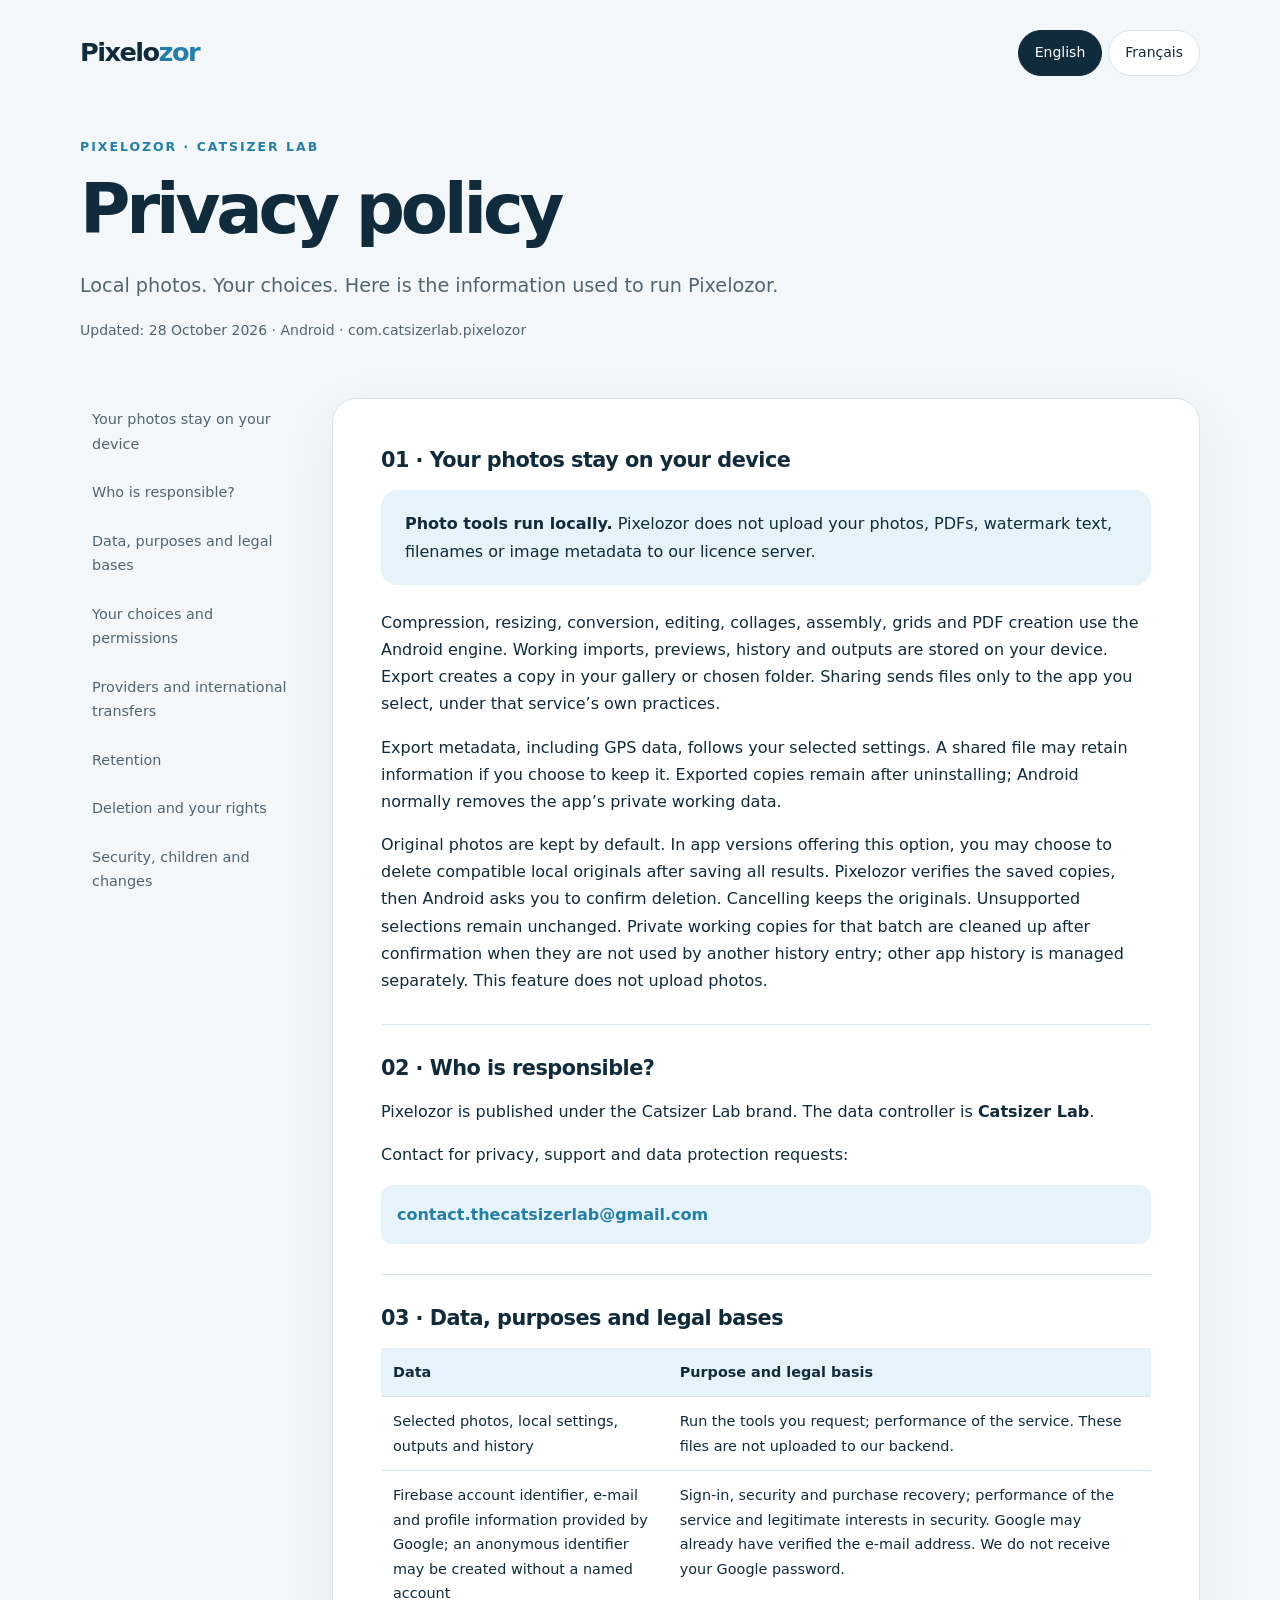
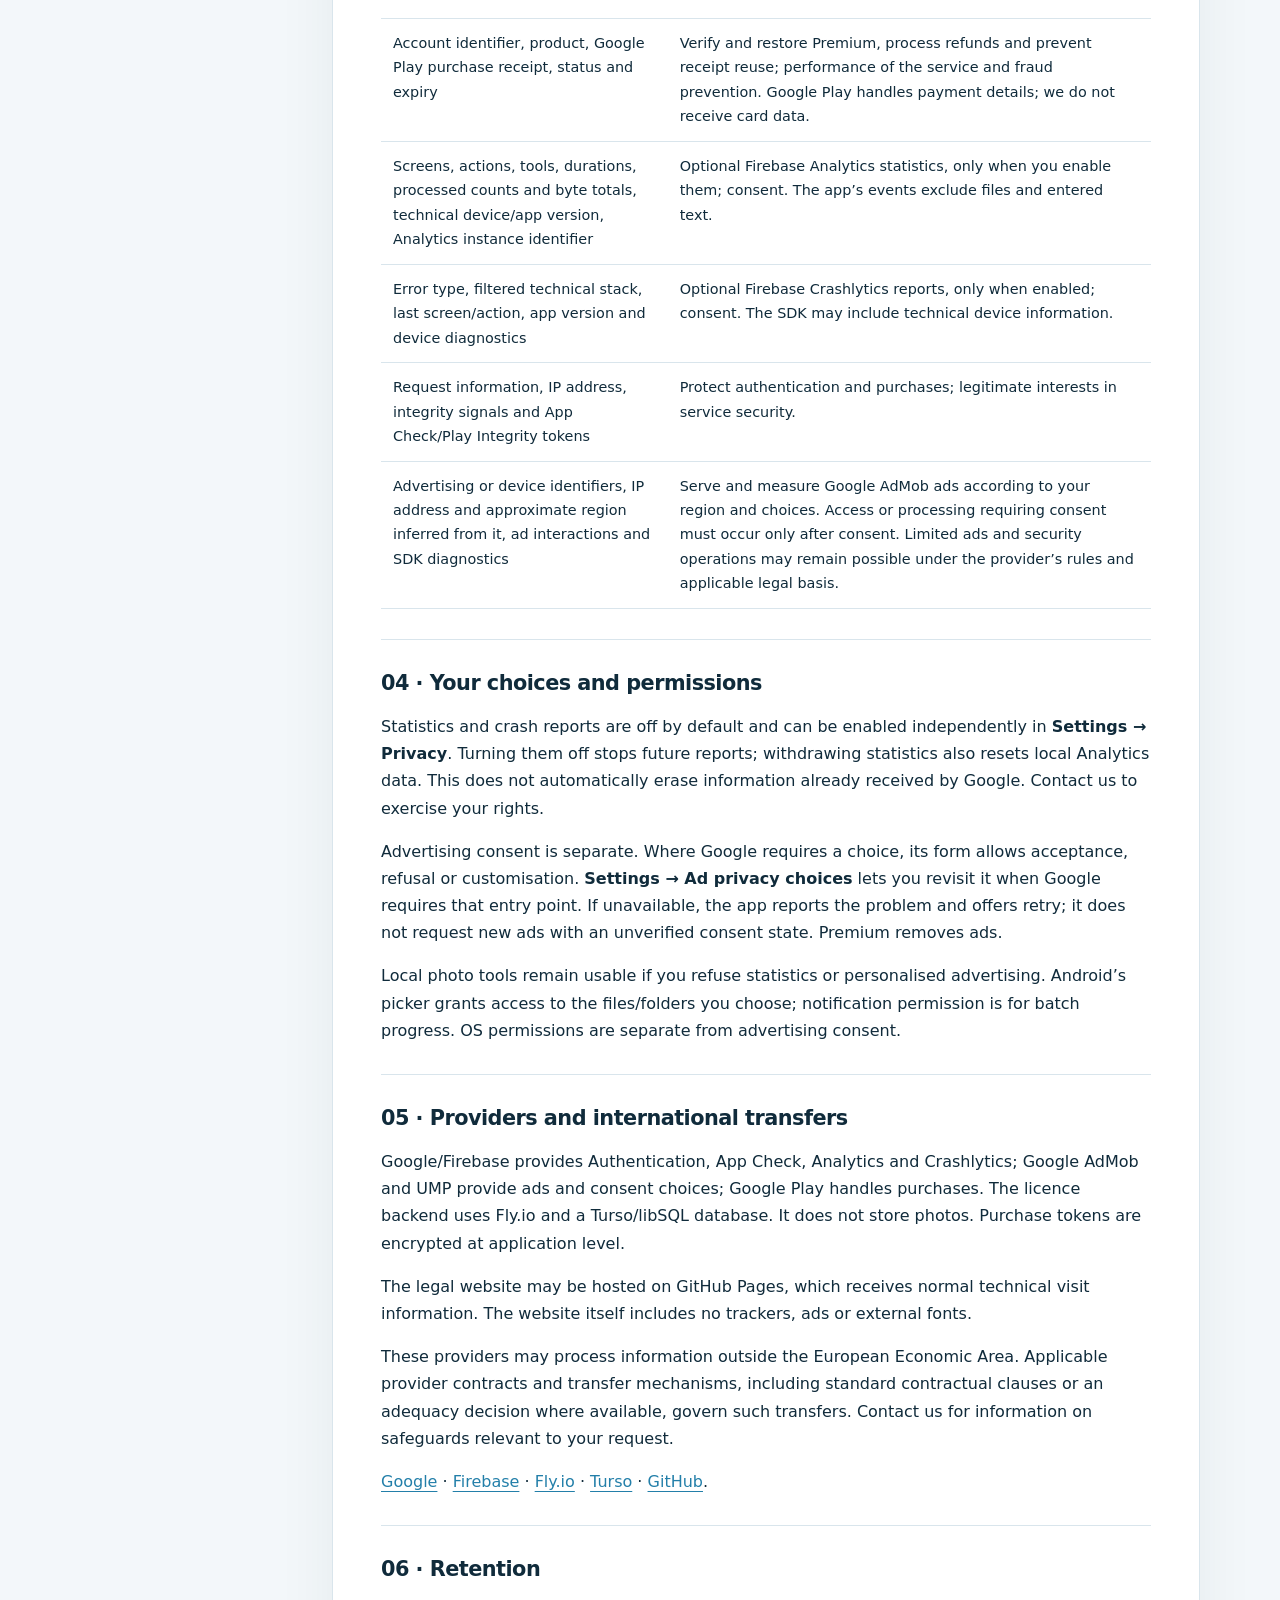
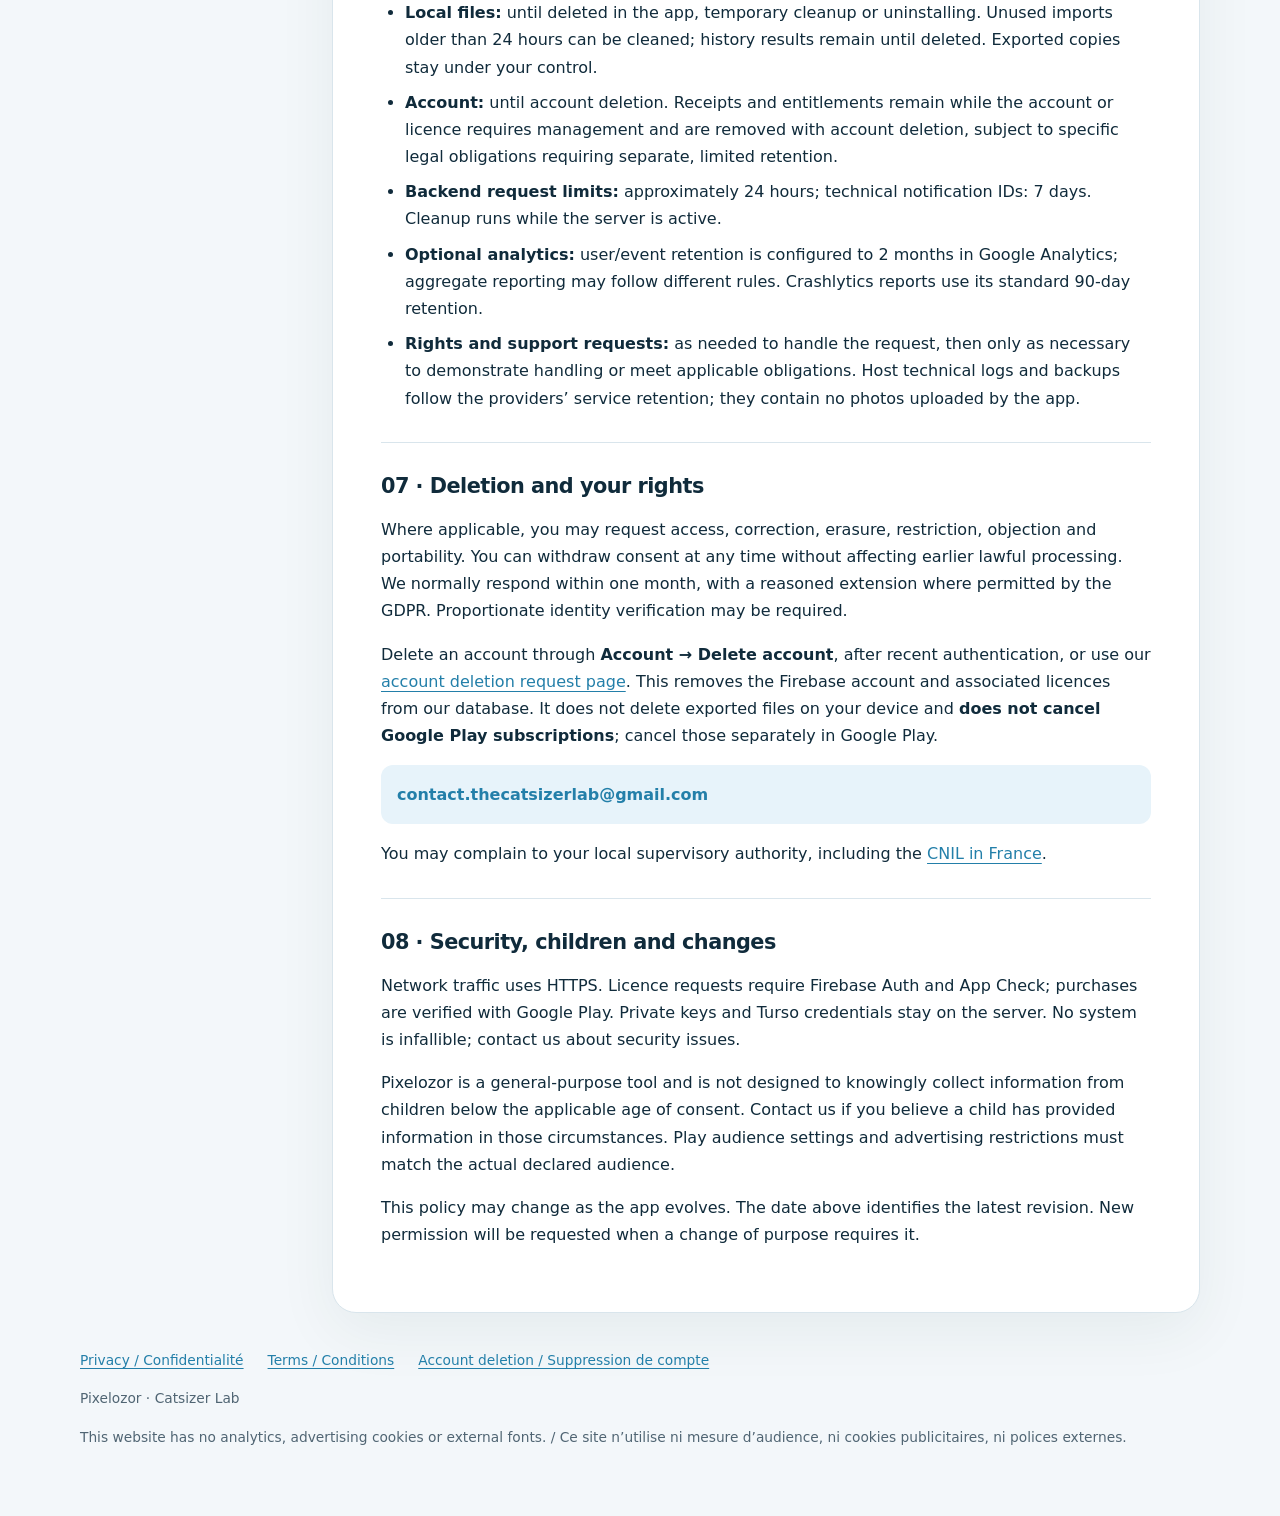
<file: index.html>
<!doctype html>
<html lang="en"><head><meta charset="utf-8"><meta name="viewport" content="width=device-width,initial-scale=1"><meta name="color-scheme" content="light dark"><meta name="referrer" content="no-referrer"><meta name="description" content="Pixelozor — Privacy policy. Local photo tools by Catsizer Lab."><title>Pixelozor — Privacy policy / Politique de confidentialité</title><link rel="stylesheet" href="style.css"><script defer src="site-config.js"></script><script defer src="site.js"></script></head>
<body><a class="skip" href="#main">Skip to content / Aller au contenu</a><header><a class="brand" href="index.html">Pixelo<span>zor</span></a><div class="langs" aria-label="Language / Langue"><button type="button" data-set-lang="en" aria-pressed="true">English</button><button type="button" data-set-lang="fr" aria-pressed="false">Français</button></div></header><main id="main"><div data-lang="en"><div class="hero"><div class="eyebrow">Pixelozor · Catsizer Lab</div><h1>Privacy policy</h1><p class="lead">Local photos. Your choices. Here is the information used to run Pixelozor.</p><p class="meta">Updated: 28 October 2026 · Android · com.catsizerlab.pixelozor</p></div><div class="layout"><aside aria-label="Sommaire / Contents"><a href="#en-1">Your photos stay on your device</a><a href="#en-2">Who is responsible?</a><a href="#en-3">Data, purposes and legal bases</a><a href="#en-4">Your choices and permissions</a><a href="#en-5">Providers and international transfers</a><a href="#en-6">Retention</a><a href="#en-7">Deletion and your rights</a><a href="#en-8">Security, children and changes</a></aside><article><section id="en-1"><h2>01 · Your photos stay on your device</h2><div class="callout"><strong>Photo tools run locally.</strong> Pixelozor does not upload your photos, PDFs, watermark text, filenames or image metadata to our licence server.</div><p>Compression, resizing, conversion, editing, collages, assembly, grids and PDF creation use the Android engine. Working imports, previews, history and outputs are stored on your device. Export creates a copy in your gallery or chosen folder. Sharing sends files only to the app you select, under that service’s own practices.</p><p>Export metadata, including GPS data, follows your selected settings. A shared file may retain information if you choose to keep it. Exported copies remain after uninstalling; Android normally removes the app’s private working data.</p><p>Original photos are kept by default. In app versions offering this option, you may choose to delete compatible local originals after saving all results. Pixelozor verifies the saved copies, then Android asks you to confirm deletion. Cancelling keeps the originals. Unsupported selections remain unchanged. Private working copies for that batch are cleaned up after confirmation when they are not used by another history entry; other app history is managed separately. This feature does not upload photos.</p></section><section id="en-2"><h2>02 · Who is responsible?</h2><p>Pixelozor is published under the Catsizer Lab brand. The data controller is <strong data-operator>Catsizer Lab</strong>.</p><p data-address></p><p>Contact for privacy, support and data protection requests:</p><a class="contact" data-support href="mailto:contact.thecatsizerlab@gmail.com?subject=Pixelozor%20-%20Privacy">contact.thecatsizerlab@gmail.com</a></section><section id="en-3"><h2>03 · Data, purposes and legal bases</h2><div class="tablewrap"><table><thead><tr><th>Data</th><th>Purpose and legal basis</th></tr></thead><tbody><tr><td>Selected photos, local settings, outputs and history</td><td>Run the tools you request; performance of the service. These files are not uploaded to our backend.</td></tr><tr><td>Firebase account identifier, e-mail and profile information provided by Google; an anonymous identifier may be created without a named account</td><td>Sign-in, security and purchase recovery; performance of the service and legitimate interests in security. Google may already have verified the e-mail address. We do not receive your Google password.</td></tr><tr><td>Account identifier, product, Google Play purchase receipt, status and expiry</td><td>Verify and restore Premium, process refunds and prevent receipt reuse; performance of the service and fraud prevention. Google Play handles payment details; we do not receive card data.</td></tr><tr><td>Screens, actions, tools, durations, processed counts and byte totals, technical device/app version, Analytics instance identifier</td><td>Optional Firebase Analytics statistics, only when you enable them; consent. The app’s events exclude files and entered text.</td></tr><tr><td>Error type, filtered technical stack, last screen/action, app version and device diagnostics</td><td>Optional Firebase Crashlytics reports, only when enabled; consent. The SDK may include technical device information.</td></tr><tr><td>Request information, IP address, integrity signals and App Check/Play Integrity tokens</td><td>Protect authentication and purchases; legitimate interests in service security.</td></tr><tr><td>Advertising or device identifiers, IP address and approximate region inferred from it, ad interactions and SDK diagnostics</td><td>Serve and measure Google AdMob ads according to your region and choices. Access or processing requiring consent must occur only after consent. Limited ads and security operations may remain possible under the provider’s rules and applicable legal basis.</td></tr></tbody></table></div></section><section id="en-4"><h2>04 · Your choices and permissions</h2><p>Statistics and crash reports are off by default and can be enabled independently in <strong>Settings → Privacy</strong>. Turning them off stops future reports; withdrawing statistics also resets local Analytics data. This does not automatically erase information already received by Google. Contact us to exercise your rights.</p><p>Advertising consent is separate. Where Google requires a choice, its form allows acceptance, refusal or customisation. <strong>Settings → Ad privacy choices</strong> lets you revisit it when Google requires that entry point. If unavailable, the app reports the problem and offers retry; it does not request new ads with an unverified consent state. Premium removes ads.</p><p>Local photo tools remain usable if you refuse statistics or personalised advertising. Android’s picker grants access to the files/folders you choose; notification permission is for batch progress. OS permissions are separate from advertising consent.</p></section><section id="en-5"><h2>05 · Providers and international transfers</h2><p>Google/Firebase provides Authentication, App Check, Analytics and Crashlytics; Google AdMob and UMP provide ads and consent choices; Google Play handles purchases. The licence backend uses Fly.io and a Turso/libSQL database. It does not store photos. Purchase tokens are encrypted at application level.</p><p>The legal website may be hosted on GitHub Pages, which receives normal technical visit information. The website itself includes no trackers, ads or external fonts.</p><p>These providers may process information outside the European Economic Area. Applicable provider contracts and transfer mechanisms, including standard contractual clauses or an adequacy decision where available, govern such transfers. Contact us for information on safeguards relevant to your request.</p><p><a href="https://policies.google.com/privacy">Google</a> · <a href="https://firebase.google.com/support/privacy">Firebase</a> · <a href="https://fly.io/legal/privacy-policy/">Fly.io</a> · <a href="https://turso.tech/privacy-policy">Turso</a> · <a href="https://docs.github.com/en/site-policy/privacy-policies/github-general-privacy-statement">GitHub</a>.</p></section><section id="en-6"><h2>06 · Retention</h2><ul><li><strong>Local files:</strong> until deleted in the app, temporary cleanup or uninstalling. Unused imports older than 24 hours can be cleaned; history results remain until deleted. Exported copies stay under your control.</li><li><strong>Account:</strong> until account deletion. Receipts and entitlements remain while the account or licence requires management and are removed with account deletion, subject to specific legal obligations requiring separate, limited retention.</li><li><strong>Backend request limits:</strong> approximately 24 hours; technical notification IDs: 7 days. Cleanup runs while the server is active.</li><li><strong>Optional analytics:</strong> user/event retention is configured to 2 months in Google Analytics; aggregate reporting may follow different rules. Crashlytics reports use its standard 90-day retention.</li><li><strong>Rights and support requests:</strong> as needed to handle the request, then only as necessary to demonstrate handling or meet applicable obligations. Host technical logs and backups follow the providers’ service retention; they contain no photos uploaded by the app.</li></ul></section><section id="en-7"><h2>07 · Deletion and your rights</h2><p>Where applicable, you may request access, correction, erasure, restriction, objection and portability. You can withdraw consent at any time without affecting earlier lawful processing. We normally respond within one month, with a reasoned extension where permitted by the GDPR. Proportionate identity verification may be required.</p><p>Delete an account through <strong>Account → Delete account</strong>, after recent authentication, or use our <a href="delete-account.html">account deletion request page</a>. This removes the Firebase account and associated licences from our database. It does not delete exported files on your device and <strong>does not cancel Google Play subscriptions</strong>; cancel those separately in Google Play.</p><a class="contact" data-support href="mailto:contact.thecatsizerlab@gmail.com?subject=Pixelozor%20-%20Privacy">contact.thecatsizerlab@gmail.com</a><p>You may complain to your local supervisory authority, including the <a href="https://www.cnil.fr/en">CNIL in France</a>.</p></section><section id="en-8"><h2>08 · Security, children and changes</h2><p>Network traffic uses HTTPS. Licence requests require Firebase Auth and App Check; purchases are verified with Google Play. Private keys and Turso credentials stay on the server. No system is infallible; contact us about security issues.</p><p>Pixelozor is a general-purpose tool and is not designed to knowingly collect information from children below the applicable age of consent. Contact us if you believe a child has provided information in those circumstances. Play audience settings and advertising restrictions must match the actual declared audience.</p><p>This policy may change as the app evolves. The date above identifies the latest revision. New permission will be requested when a change of purpose requires it.</p></section></article></div></div><div data-lang="fr"><div class="hero"><div class="eyebrow">Pixelozor · Catsizer Lab</div><h1>Politique de confidentialité</h1><p class="lead">Vos photos restent locales. Vos choix restent les vôtres. Voici les données utilisées pour faire fonctionner Pixelozor.</p><p class="meta">Mise à jour : 28 octobre 2026 · Android · com.catsizerlab.pixelozor</p></div><div class="layout"><aside aria-label="Sommaire / Contents"><a href="#fr-1">Vos photos restent sur votre appareil</a><a href="#fr-2">Qui est responsable ?</a><a href="#fr-3">Données, finalités et bases légales</a><a href="#fr-4">Vos choix et autorisations</a><a href="#fr-5">Prestataires et transferts</a><a href="#fr-6">Durées de conservation</a><a href="#fr-7">Suppression et droits</a><a href="#fr-8">Sécurité, mineurs et modifications</a></aside><article><section id="fr-1"><h2>01 · Vos photos restent sur votre appareil</h2><div class="callout"><strong>Les outils photo fonctionnent localement.</strong> Pixelozor ne téléverse pas vos photos, PDF, textes de filigrane, noms de fichiers ou métadonnées vers notre serveur de licences.</div><p>Compression, redimensionnement, conversion, retouche, collage, assemblage, grille et création de PDF utilisent le moteur Android. Les aperçus, imports de travail, historique et résultats sont conservés sur l’appareil. Une exportation crée une copie dans votre galerie ou le dossier choisi. Un partage envoie le fichier uniquement à l’application que vous choisissez, sous la responsabilité de ce service.</p><p>La suppression des métadonnées, y compris GPS, dépend de votre réglage d’export. Un fichier partagé peut donc conserver des informations si vous choisissez de les garder. Les copies exportées restent après la désinstallation ; les données privées de l’app sont normalement retirées par Android.</p><p>Les photos originales sont conservées par défaut. Dans les versions proposant cette option, vous pouvez choisir de supprimer les originaux locaux compatibles après avoir enregistré tous les résultats. Pixelozor vérifie les copies enregistrées, puis Android vous demande de confirmer la suppression. Une annulation conserve les originaux. Les sélections non compatibles restent intactes. Après confirmation, les copies de travail privées du lot sont nettoyées si elles ne servent pas à un autre élément de l’historique ; les autres données de l’historique se gèrent séparément. Cette fonction ne téléverse aucune photo.</p></section><section id="fr-2"><h2>02 · Qui est responsable ?</h2><p>Pixelozor est éditée sous la marque Catsizer Lab. Responsable du traitement : <strong data-operator>Catsizer Lab</strong>.</p><p data-address></p><p>Contact pour la confidentialité, l’assistance et l’exercice de vos droits :</p><a class="contact" data-support href="mailto:contact.thecatsizerlab@gmail.com?subject=Pixelozor%20-%20Privacy">contact.thecatsizerlab@gmail.com</a></section><section id="fr-3"><h2>03 · Données, finalités et bases légales</h2><div class="tablewrap"><table><thead><tr><th>Données</th><th>Usage et base légale</th></tr></thead><tbody><tr><td>Photos sélectionnées, réglages, résultats et historique locaux</td><td>Exécuter les outils demandés ; exécution du service. Ces fichiers ne sont pas envoyés à notre backend.</td></tr><tr><td>Identifiant Firebase, adresse e-mail et informations de profil fournies par Google ; un identifiant invité peut être créé sans compte nominatif</td><td>Connexion, sécurité et récupération des achats ; exécution du service et intérêt légitime à sa sécurité. L’adresse peut être déjà vérifiée par Google. Nous ne recevons pas votre mot de passe Google.</td></tr><tr><td>Identifiant de compte, produit acheté, justificatif Google Play, statut et échéance</td><td>Vérifier et restaurer Premium, gérer les remboursements et éviter la réutilisation des reçus ; exécution du service et prévention des fraudes. Les coordonnées de carte bancaire sont gérées par Google Play et ne nous sont pas transmises.</td></tr><tr><td>Écrans et actions, outils, durées, nombres et volumes traités, modèle/version technique, identifiant d’instance Analytics</td><td>Statistiques facultatives Firebase Analytics, uniquement si vous les activez ; consentement. Aucun fichier ni texte saisi n’est inclus dans les événements de l’app.</td></tr><tr><td>Type d’erreur, pile technique filtrée, dernier écran/action, version de l’app et appareil</td><td>Diagnostics facultatifs Firebase Crashlytics, uniquement si vous les activez ; consentement. Le SDK peut fournir des informations techniques sur l’appareil.</td></tr><tr><td>Informations techniques de requête, adresse IP, signaux d’intégrité et jetons App Check/Play Integrity</td><td>Protéger l’authentification et les achats ; intérêt légitime à sécuriser le service.</td></tr><tr><td>Identifiants publicitaires ou d’appareil, adresse IP et zone approximative déduite, interactions publicitaires et diagnostics SDK</td><td>Diffuser et mesurer les annonces via Google AdMob selon votre région et vos choix. Les accès/traitements soumis au consentement ne doivent avoir lieu qu’après consentement. Certaines annonces limitées et opérations de sécurité peuvent rester possibles selon les règles du fournisseur et la base légale applicable.</td></tr></tbody></table></div></section><section id="fr-4"><h2>04 · Vos choix et autorisations</h2><p>Les statistiques et les rapports de plantage sont désactivés par défaut et peuvent être activés séparément dans <strong>Réglages → Confidentialité</strong>. Les désactiver arrête les futurs envois ; le retrait des statistiques réinitialise aussi les données Analytics locales. Cela ne constitue pas une suppression automatique des données déjà reçues par Google ; contactez-nous pour exercer vos droits.</p><p>Le consentement publicitaire est distinct. Quand Google demande un choix, son formulaire permet d’accepter, de refuser ou de personnaliser. <strong>Réglages → Choix publicitaires</strong> permet de revoir ce choix lorsque Google exige ce point d’entrée. En cas d’indisponibilité, l’app affiche une erreur et permet de réessayer ; elle ne demande pas de nouvelles annonces avec un état de consentement non vérifié. Premium retire les annonces.</p><p>Les outils locaux restent utilisables si vous refusez les statistiques ou la publicité personnalisée. Le sélecteur Android donne accès aux fichiers ou dossiers que vous choisissez ; l’autorisation de notification concerne la progression des lots. Ces autorisations système sont distinctes du consentement publicitaire.</p></section><section id="fr-5"><h2>05 · Prestataires et transferts</h2><p>Nous utilisons Google/Firebase pour l’authentification, App Check, Analytics et Crashlytics ; Google AdMob et sa plateforme UMP pour les annonces et leurs choix ; Google Play pour les paiements. Le backend de licences utilise Fly.io et une base Turso/libSQL. Il ne conserve pas les photos. Le justificatif d’achat y est chiffré au niveau applicatif.</p><p>Le site juridique peut être hébergé sur GitHub Pages, qui reçoit les données techniques normales d’une visite Web. Le site lui-même n’intègre aucun traceur, publicité ou police externe.</p><p>Ces prestataires peuvent traiter des données hors de l’Espace économique européen. Leurs contrats et mécanismes applicables, notamment les clauses contractuelles types ou une décision d’adéquation lorsque disponible, encadrent ces transferts. Contactez-nous pour obtenir les informations et garanties applicables à votre demande.</p><p><a href="https://policies.google.com/privacy">Google</a> · <a href="https://firebase.google.com/support/privacy">Firebase</a> · <a href="https://fly.io/legal/privacy-policy/">Fly.io</a> · <a href="https://turso.tech/privacy-policy">Turso</a> · <a href="https://docs.github.com/en/site-policy/privacy-policies/github-general-privacy-statement">GitHub</a>.</p></section><section id="fr-6"><h2>06 · Durées de conservation</h2><ul><li><strong>Fichiers locaux :</strong> jusqu’à leur suppression dans l’app, au nettoyage des fichiers temporaires ou à la désinstallation. Le nettoyage des imports inutilisés concerne les fichiers de plus de 24 heures ; les résultats de l’historique sont conservés jusqu’à leur suppression. Les copies exportées restent sous votre contrôle.</li><li><strong>Compte :</strong> jusqu’à la suppression du compte. Les reçus et droits sont conservés tant que le compte ou la licence doit être géré, puis retirés avec la suppression du compte ; des obligations légales spécifiques peuvent nécessiter une conservation séparée et limitée.</li><li><strong>Limitation de requêtes du backend :</strong> environ 24 heures ; identifiants de notifications techniques : 7 jours. Le nettoyage a lieu lors de l’activité du serveur.</li><li><strong>Statistiques facultatives :</strong> conservation des données utilisateur et événements configurée à 2 mois dans Google Analytics ; les rapports agrégés peuvent suivre des règles différentes. Les rapports Crashlytics sont conservés selon sa durée standard de 90 jours.</li><li><strong>Demandes de droits et d’assistance :</strong> le temps de traiter la demande, puis uniquement le temps nécessaire pour justifier son traitement ou répondre aux obligations applicables. Les journaux techniques des hébergeurs et leurs sauvegardes suivent les durées de leurs services ; ils ne contiennent pas de photos envoyées par l’app.</li></ul></section><section id="fr-7"><h2>07 · Suppression et droits</h2><p>Vous pouvez demander l’accès, la rectification, la suppression, la limitation, l’opposition et la portabilité lorsque ces droits s’appliquent. Vous pouvez retirer votre consentement à tout moment, sans affecter la licéité des traitements antérieurs. Nous répondons en principe sous un mois, avec prolongation motivée lorsque le RGPD le permet. Une vérification d’identité proportionnée peut être nécessaire.</p><p>La suppression du compte est accessible dans <strong>Compte → Supprimer le compte</strong>, avec une connexion récente, ou via notre <a href="delete-account.html">page de demande de suppression</a>. Elle retire le compte Firebase et les licences associées de notre base. Elle ne supprime pas les copies exportées sur votre appareil et <strong>n’annule pas un abonnement Google Play</strong>, à résilier séparément.</p><a class="contact" data-support href="mailto:contact.thecatsizerlab@gmail.com?subject=Pixelozor%20-%20Privacy">contact.thecatsizerlab@gmail.com</a><p>Vous pouvez également déposer une réclamation auprès de votre autorité de contrôle, notamment la <a href="https://www.cnil.fr/fr/adresser-une-plainte">CNIL en France</a>.</p></section><section id="fr-8"><h2>08 · Sécurité, mineurs et modifications</h2><p>Les communications réseau utilisent HTTPS. Les appels de licences requièrent Firebase Auth et App Check ; les achats sont revérifiés auprès de Google Play. Les clés privées et accès Turso restent côté serveur. Aucun système n’est infaillible ; signalez tout incident à notre contact.</p><p>Pixelozor est un outil généraliste et n’est pas conçu pour collecter sciemment des données d’enfants en dessous de l’âge applicable du consentement. Si vous pensez qu’un enfant nous a transmis des données dans ces conditions, contactez-nous. L’audience et les restrictions publicitaires de la fiche Google Play doivent correspondre à l’usage réellement déclaré.</p><p>Cette politique peut évoluer avec l’app. La date en haut indique la dernière mise à jour. Une nouvelle autorisation sera demandée si un changement de finalité le nécessite.</p></section></article></div></div></main><footer><nav><a data-page-link="index.html" href="index.html">Privacy / Confidentialité</a><a data-page-link="terms.html" href="terms.html">Terms / Conditions</a><a data-page-link="delete-account.html" href="delete-account.html">Account deletion / Suppression de compte</a></nav><p>Pixelozor · <span data-operator>Catsizer Lab</span><br><span data-address></span></p><p>This website has no analytics, advertising cookies or external fonts. / Ce site n’utilise ni mesure d’audience, ni cookies publicitaires, ni polices externes.</p></footer></body></html>
</file>
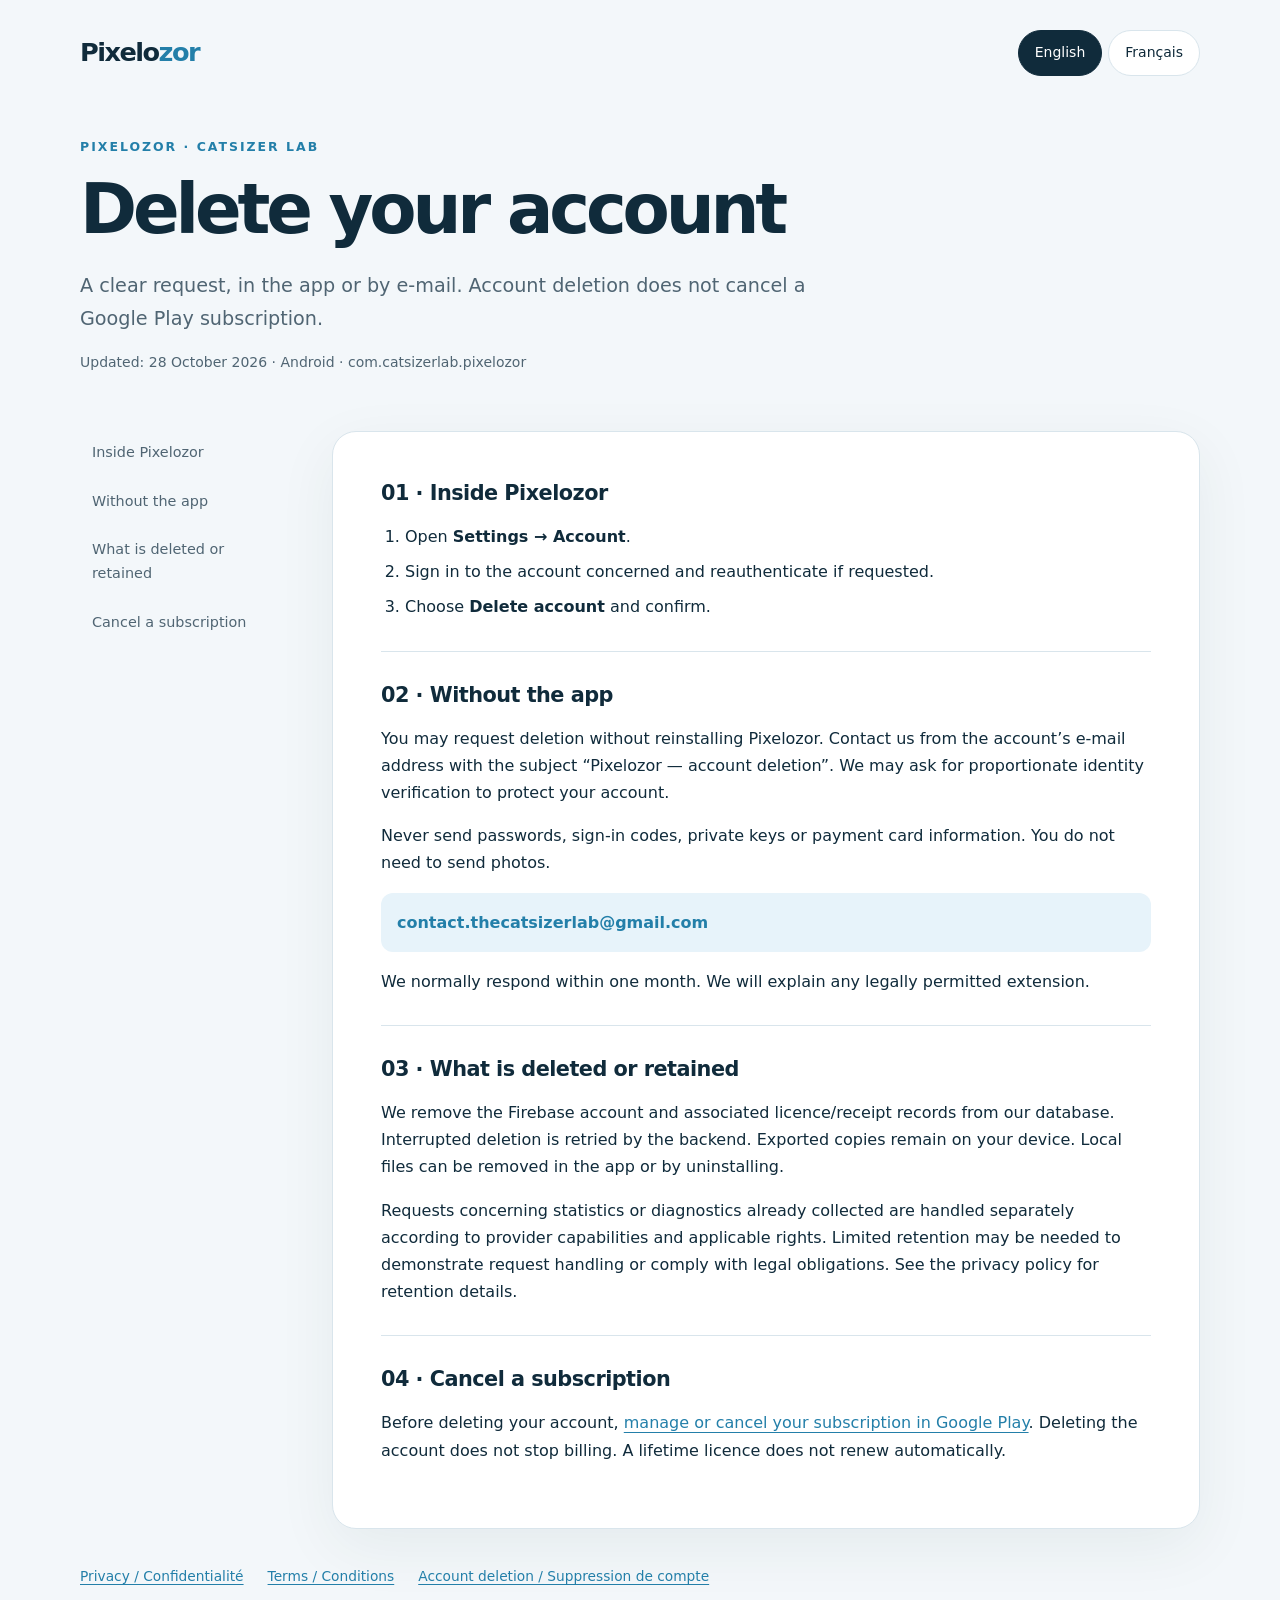
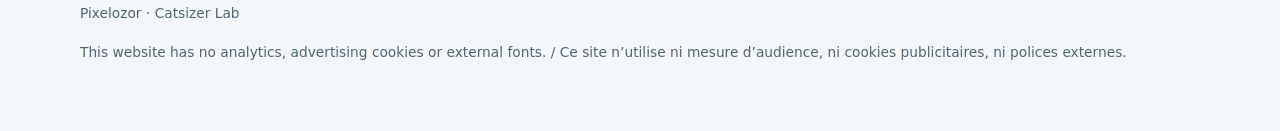
<file: delete-account.html>
<!doctype html>
<html lang="en"><head><meta charset="utf-8"><meta name="viewport" content="width=device-width,initial-scale=1"><meta name="color-scheme" content="light dark"><meta name="referrer" content="no-referrer"><meta name="description" content="Pixelozor — Delete your account. Local photo tools by Catsizer Lab."><title>Pixelozor — Delete your account / Supprimer votre compte</title><link rel="stylesheet" href="style.css"><script defer src="site-config.js"></script><script defer src="site.js"></script></head>
<body><a class="skip" href="#main">Skip to content / Aller au contenu</a><header><a class="brand" href="index.html">Pixelo<span>zor</span></a><div class="langs" aria-label="Language / Langue"><button type="button" data-set-lang="en" aria-pressed="true">English</button><button type="button" data-set-lang="fr" aria-pressed="false">Français</button></div></header><main id="main"><div data-lang="en"><div class="hero"><div class="eyebrow">Pixelozor · Catsizer Lab</div><h1>Delete your account</h1><p class="lead">A clear request, in the app or by e-mail. Account deletion does not cancel a Google Play subscription.</p><p class="meta">Updated: 28 October 2026 · Android · com.catsizerlab.pixelozor</p></div><div class="layout"><aside aria-label="Sommaire / Contents"><a href="#en-1">Inside Pixelozor</a><a href="#en-2">Without the app</a><a href="#en-3">What is deleted or retained</a><a href="#en-4">Cancel a subscription</a></aside><article><section id="en-1"><h2>01 · Inside Pixelozor</h2><ol><li>Open <strong>Settings → Account</strong>.</li><li>Sign in to the account concerned and reauthenticate if requested.</li><li>Choose <strong>Delete account</strong> and confirm.</li></ol></section><section id="en-2"><h2>02 · Without the app</h2><p>You may request deletion without reinstalling Pixelozor. Contact us from the account’s e-mail address with the subject “Pixelozor — account deletion”. We may ask for proportionate identity verification to protect your account.</p><p>Never send passwords, sign-in codes, private keys or payment card information. You do not need to send photos.</p><a class="contact" data-support href="mailto:contact.thecatsizerlab@gmail.com?subject=Pixelozor%20-%20account%20deletion">contact.thecatsizerlab@gmail.com</a><p>We normally respond within one month. We will explain any legally permitted extension.</p></section><section id="en-3"><h2>03 · What is deleted or retained</h2><p>We remove the Firebase account and associated licence/receipt records from our database. Interrupted deletion is retried by the backend. Exported copies remain on your device. Local files can be removed in the app or by uninstalling.</p><p>Requests concerning statistics or diagnostics already collected are handled separately according to provider capabilities and applicable rights. Limited retention may be needed to demonstrate request handling or comply with legal obligations. See the privacy policy for retention details.</p></section><section id="en-4"><h2>04 · Cancel a subscription</h2><p>Before deleting your account, <a href="https://play.google.com/store/account/subscriptions?package=com.catsizerlab.pixelozor">manage or cancel your subscription in Google Play</a>. Deleting the account does not stop billing. A lifetime licence does not renew automatically.</p></section></article></div></div><div data-lang="fr"><div class="hero"><div class="eyebrow">Pixelozor · Catsizer Lab</div><h1>Supprimer votre compte</h1><p class="lead">Une demande claire, dans l’app ou par e-mail. La suppression du compte ne résilie pas un abonnement Google Play.</p><p class="meta">Mise à jour : 28 octobre 2026 · Android · com.catsizerlab.pixelozor</p></div><div class="layout"><aside aria-label="Sommaire / Contents"><a href="#fr-1">Depuis Pixelozor</a><a href="#fr-2">Sans accès à l’app</a><a href="#fr-3">Ce qui est supprimé ou conservé</a><a href="#fr-4">Annuler un abonnement</a></aside><article><section id="fr-1"><h2>01 · Depuis Pixelozor</h2><ol><li>Ouvrez <strong>Réglages → Compte</strong>.</li><li>Connectez-vous au compte concerné, puis confirmez à nouveau votre identité si demandé.</li><li>Choisissez <strong>Supprimer le compte</strong> et confirmez.</li></ol></section><section id="fr-2"><h2>02 · Sans accès à l’app</h2><p>Vous pouvez demander la suppression sans réinstaller Pixelozor. Écrivez depuis l’adresse du compte et indiquez « Pixelozor — suppression de compte ». Nous pouvons demander une vérification proportionnée pour protéger votre compte.</p><p>N’envoyez jamais de mot de passe, de code de connexion, de clé privée ou de données bancaires. Une demande ne nécessite pas d’envoyer vos photos.</p><a class="contact" data-support href="mailto:contact.thecatsizerlab@gmail.com?subject=Pixelozor%20-%20account%20deletion">contact.thecatsizerlab@gmail.com</a><p>Nous répondons en principe sous un mois. Si une prolongation légale est nécessaire, nous vous en informerons.</p></section><section id="fr-3"><h2>03 · Ce qui est supprimé ou conservé</h2><p>Nous supprimons le compte Firebase et les reçus/droits de licence associés dans notre base. Une suppression interrompue est reprise par le backend. Les copies exportées restent sur votre appareil. Les fichiers locaux peuvent être supprimés depuis l’app ou via sa désinstallation.</p><p>Une demande portant sur des statistiques ou diagnostics déjà collectés est traitée séparément selon les possibilités des fournisseurs et les droits applicables. Certaines preuves de traitement ou obligations légales peuvent exiger une conservation limitée. Consultez la politique de confidentialité pour les durées.</p></section><section id="fr-4"><h2>04 · Annuler un abonnement</h2><p>Avant de supprimer un compte, <a href="https://play.google.com/store/account/subscriptions?package=com.catsizerlab.pixelozor">gérez ou annulez votre abonnement dans Google Play</a>. La suppression du compte n’annule pas la facturation. Une licence à vie n’a pas de renouvellement automatique.</p></section></article></div></div></main><footer><nav><a data-page-link="index.html" href="index.html">Privacy / Confidentialité</a><a data-page-link="terms.html" href="terms.html">Terms / Conditions</a><a data-page-link="delete-account.html" href="delete-account.html">Account deletion / Suppression de compte</a></nav><p>Pixelozor · <span data-operator>Catsizer Lab</span><br><span data-address></span></p><p>This website has no analytics, advertising cookies or external fonts. / Ce site n’utilise ni mesure d’audience, ni cookies publicitaires, ni polices externes.</p></footer></body></html>
</file>
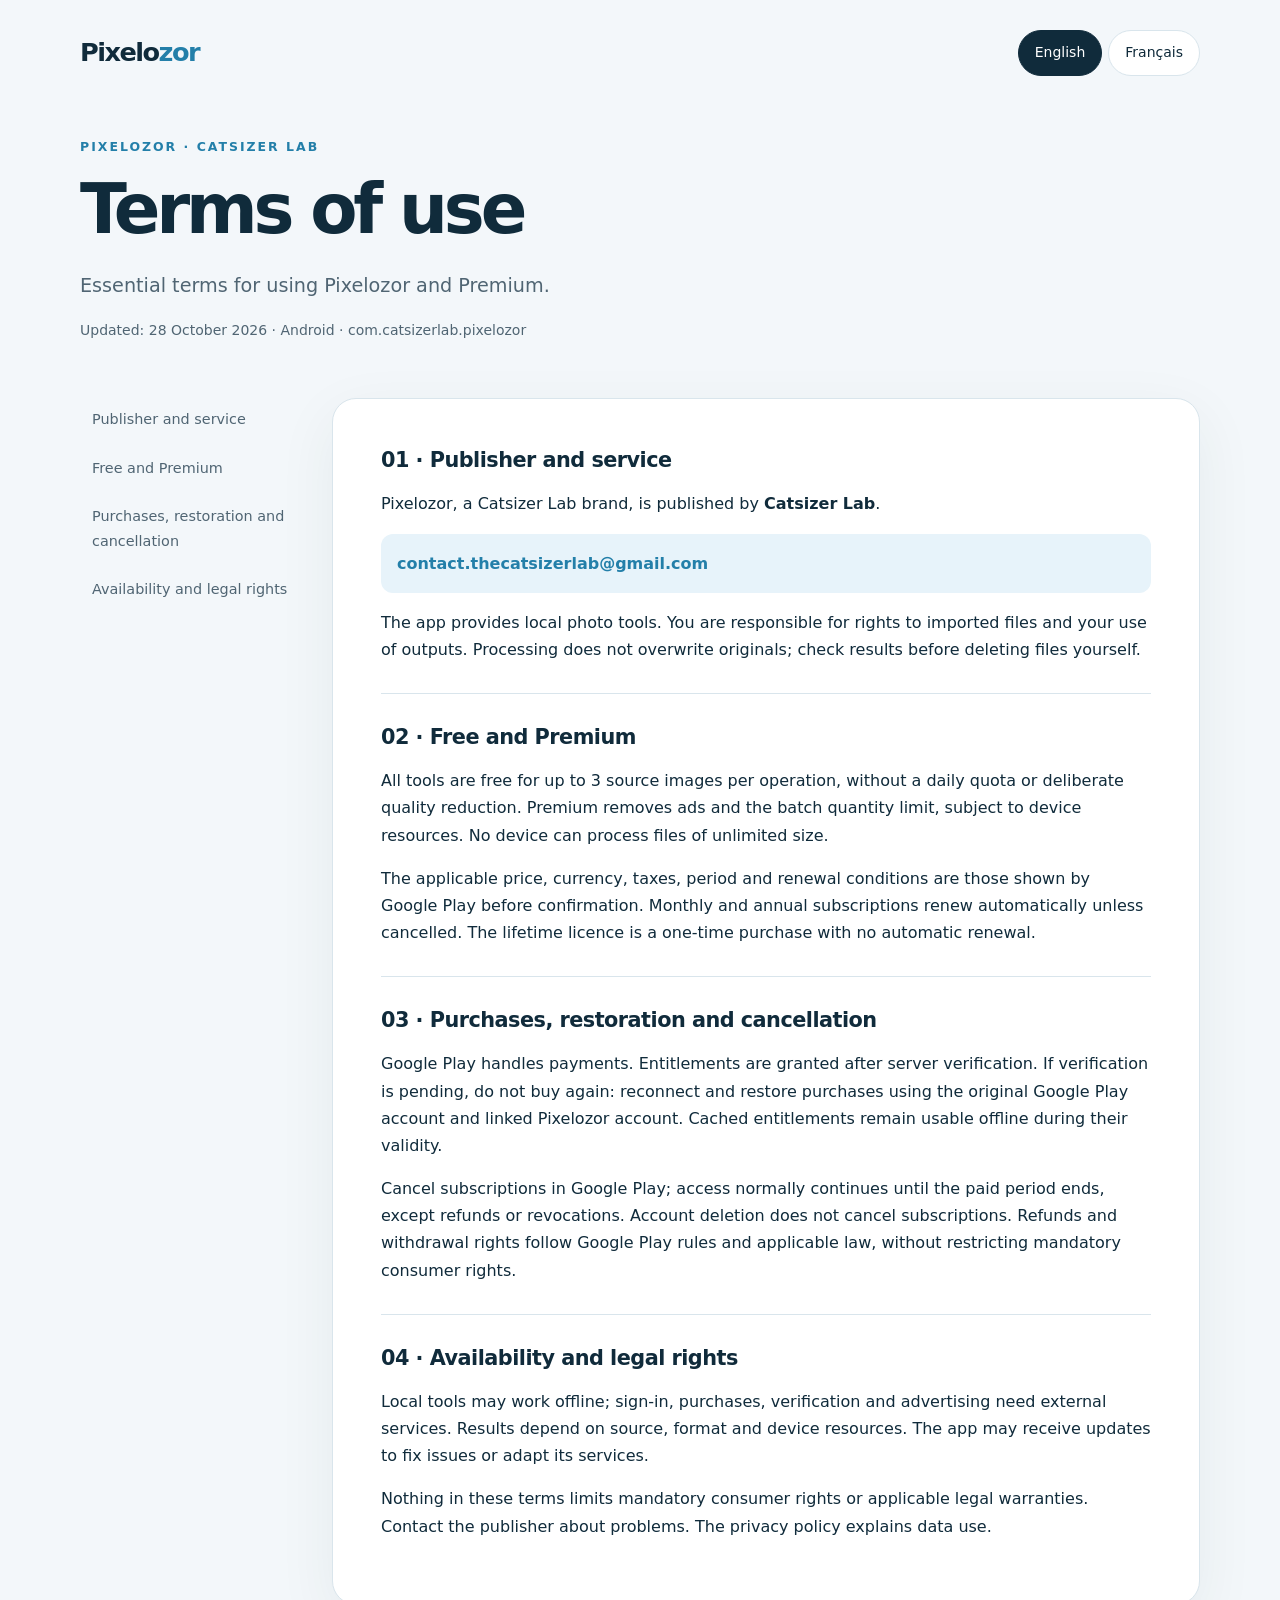
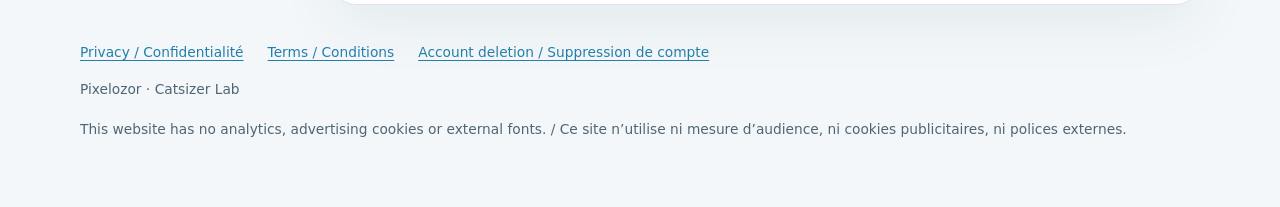
<file: terms.html>
<!doctype html>
<html lang="en"><head><meta charset="utf-8"><meta name="viewport" content="width=device-width,initial-scale=1"><meta name="color-scheme" content="light dark"><meta name="referrer" content="no-referrer"><meta name="description" content="Pixelozor — Terms of use. Local photo tools by Catsizer Lab."><title>Pixelozor — Terms of use / Conditions d’utilisation</title><link rel="stylesheet" href="style.css"><script defer src="site-config.js"></script><script defer src="site.js"></script></head>
<body><a class="skip" href="#main">Skip to content / Aller au contenu</a><header><a class="brand" href="index.html">Pixelo<span>zor</span></a><div class="langs" aria-label="Language / Langue"><button type="button" data-set-lang="en" aria-pressed="true">English</button><button type="button" data-set-lang="fr" aria-pressed="false">Français</button></div></header><main id="main"><div data-lang="en"><div class="hero"><div class="eyebrow">Pixelozor · Catsizer Lab</div><h1>Terms of use</h1><p class="lead">Essential terms for using Pixelozor and Premium.</p><p class="meta">Updated: 28 October 2026 · Android · com.catsizerlab.pixelozor</p></div><div class="layout"><aside aria-label="Sommaire / Contents"><a href="#en-1">Publisher and service</a><a href="#en-2">Free and Premium</a><a href="#en-3">Purchases, restoration and cancellation</a><a href="#en-4">Availability and legal rights</a></aside><article><section id="en-1"><h2>01 · Publisher and service</h2><p>Pixelozor, a Catsizer Lab brand, is published by <strong data-operator>Catsizer Lab</strong>.</p><a class="contact" data-support href="mailto:contact.thecatsizerlab@gmail.com?subject=Pixelozor%20-%20Privacy">contact.thecatsizerlab@gmail.com</a><p>The app provides local photo tools. You are responsible for rights to imported files and your use of outputs. Processing does not overwrite originals; check results before deleting files yourself.</p></section><section id="en-2"><h2>02 · Free and Premium</h2><p>All tools are free for up to 3 source images per operation, without a daily quota or deliberate quality reduction. Premium removes ads and the batch quantity limit, subject to device resources. No device can process files of unlimited size.</p><p>The applicable price, currency, taxes, period and renewal conditions are those shown by Google Play before confirmation. Monthly and annual subscriptions renew automatically unless cancelled. The lifetime licence is a one-time purchase with no automatic renewal.</p></section><section id="en-3"><h2>03 · Purchases, restoration and cancellation</h2><p>Google Play handles payments. Entitlements are granted after server verification. If verification is pending, do not buy again: reconnect and restore purchases using the original Google Play account and linked Pixelozor account. Cached entitlements remain usable offline during their validity.</p><p>Cancel subscriptions in Google Play; access normally continues until the paid period ends, except refunds or revocations. Account deletion does not cancel subscriptions. Refunds and withdrawal rights follow Google Play rules and applicable law, without restricting mandatory consumer rights.</p></section><section id="en-4"><h2>04 · Availability and legal rights</h2><p>Local tools may work offline; sign-in, purchases, verification and advertising need external services. Results depend on source, format and device resources. The app may receive updates to fix issues or adapt its services.</p><p>Nothing in these terms limits mandatory consumer rights or applicable legal warranties. Contact the publisher about problems. The privacy policy explains data use.</p></section></article></div></div><div data-lang="fr"><div class="hero"><div class="eyebrow">Pixelozor · Catsizer Lab</div><h1>Conditions d’utilisation</h1><p class="lead">Les règles essentielles pour utiliser Pixelozor et ses offres Premium.</p><p class="meta">Mise à jour : 28 octobre 2026 · Android · com.catsizerlab.pixelozor</p></div><div class="layout"><aside aria-label="Sommaire / Contents"><a href="#fr-1">Éditeur et service</a><a href="#fr-2">Gratuit et Premium</a><a href="#fr-3">Achats, restauration et annulation</a><a href="#fr-4">Disponibilité et droits légaux</a></aside><article><section id="fr-1"><h2>01 · Éditeur et service</h2><p>Pixelozor, marque Catsizer Lab, est éditée par <strong data-operator>Catsizer Lab</strong>.</p><a class="contact" data-support href="mailto:contact.thecatsizerlab@gmail.com?subject=Pixelozor%20-%20Privacy">contact.thecatsizerlab@gmail.com</a><p>L’app propose des outils photo locaux. Vous êtes responsable des droits sur les fichiers importés et de l’usage des résultats. Les originaux ne sont pas remplacés par les traitements ; vérifiez les résultats avant de supprimer un fichier de votre côté.</p></section><section id="fr-2"><h2>02 · Gratuit et Premium</h2><p>Les outils sont disponibles gratuitement jusqu’à 3 images source par opération, sans quota quotidien et sans baisse de qualité volontaire. Premium supprime les annonces et la limite de quantité par lot, sous réserve des ressources de votre appareil. Aucun téléphone ne peut traiter des fichiers de taille illimitée.</p><p>Le prix, la devise, les taxes, la période et les conditions de renouvellement applicables sont ceux affichés par Google Play avant validation. Les abonnements mensuel et annuel se renouvellent automatiquement sauf résiliation. La licence à vie est un achat unique sans renouvellement automatique.</p></section><section id="fr-3"><h2>03 · Achats, restauration et annulation</h2><p>Google Play traite les paiements. Les droits sont accordés après vérification serveur. En cas de vérification en attente, ne rachetez pas : reconnectez-vous et utilisez Restaurer les achats avec le compte Google Play d’origine et le compte Pixelozor associé. Les droits mémorisés restent disponibles hors ligne pendant leur validité.</p><p>Gérez la résiliation dans Google Play ; l’accès abonnement continue normalement jusqu’à l’échéance payée, sauf remboursement ou révocation. La suppression du compte ne résilie pas l’abonnement. Les demandes de remboursement et droits de rétractation suivent les règles Google Play et la législation applicable, sans restriction de vos droits impératifs.</p></section><section id="fr-4"><h2>04 · Disponibilité et droits légaux</h2><p>Les outils locaux peuvent fonctionner sans connexion ; connexion, achats, validation et annonces nécessitent des services externes. Les résultats dépendent du format, de la source et des ressources de l’appareil. L’app peut être mise à jour pour corriger des problèmes ou adapter ses services.</p><p>Aucune disposition ne limite vos droits légaux de consommateur ni les garanties légales applicables. Contactez l’éditeur en cas de problème. La politique de confidentialité décrit l’utilisation des données.</p></section></article></div></div></main><footer><nav><a data-page-link="index.html" href="index.html">Privacy / Confidentialité</a><a data-page-link="terms.html" href="terms.html">Terms / Conditions</a><a data-page-link="delete-account.html" href="delete-account.html">Account deletion / Suppression de compte</a></nav><p>Pixelozor · <span data-operator>Catsizer Lab</span><br><span data-address></span></p><p>This website has no analytics, advertising cookies or external fonts. / Ce site n’utilise ni mesure d’audience, ni cookies publicitaires, ni polices externes.</p></footer></body></html>
</file>
<file: style.css>
@charset "UTF-8";
:root{color-scheme:light dark;--bg:#f3f7fa;--paper:#fff;--ink:#102b3b;--muted:#506573;--line:#d9e5ec;--accent:#237fa9;--soft:#e7f3fa;--warn:#fff1d8;--shadow:0 18px 60px #143d3610}
*{box-sizing:border-box}html{scroll-behavior:smooth;scroll-padding-top:1.5rem}body{margin:0;background:var(--bg);color:var(--ink);font:1rem/1.7 system-ui,-apple-system,BlinkMacSystemFont,"Segoe UI",sans-serif;overflow-wrap:anywhere}a{color:var(--accent);text-underline-offset:.22em}button,a{-webkit-tap-highlight-color:transparent}button:focus-visible,a:focus-visible{outline:3px solid var(--accent);outline-offset:5px}header,main,footer{width:min(1120px,calc(100% - 40px));margin:auto}header{display:flex;align-items:center;justify-content:space-between;gap:20px;padding:30px 0;flex-wrap:wrap}.brand{text-decoration:none;color:var(--ink);font-weight:850;font-size:1.6rem;letter-spacing:-.06em}.brand span{color:var(--accent)}.langs{display:flex;gap:6px}.langs button{border:1px solid var(--line);background:var(--paper);color:var(--ink);border-radius:999px;padding:10px 16px;font:inherit;font-size:.875rem;cursor:pointer}.langs button[aria-pressed=true]{background:var(--ink);color:var(--paper);border-color:var(--ink)}.eyebrow{color:var(--accent);font-size:.78rem;font-weight:750;letter-spacing:.16em;text-transform:uppercase}.hero{padding:30px 0 40px;max-width:850px}h1{font-size:clamp(2.2rem,6vw,4.3rem);line-height:1.06;letter-spacing:-.06em;margin:16px 0 24px}h2{font-size:1.3rem;line-height:1.3;letter-spacing:-.025em;margin:0 0 16px}h3{font-size:1.05rem;margin:24px 0 8px}p{margin:0 0 16px}.lead{font-size:1.2rem;color:var(--muted);max-width:65ch}.meta{color:var(--muted);font-size:.875rem}.layout{display:grid;grid-template-columns:220px minmax(0,1fr);gap:32px;align-items:start}aside{position:sticky;top:24px;display:grid;gap:6px;font-size:.9rem}aside a{padding:9px 12px;border-radius:10px;text-decoration:none;color:var(--muted)}aside a:hover{background:var(--soft);color:var(--accent)}article{background:var(--paper);border:1px solid var(--line);border-radius:24px;padding:clamp(20px,5vw,48px);box-shadow:var(--shadow);min-width:0}section+section{border-top:1px solid var(--line);padding-top:30px;margin-top:30px}.callout{padding:20px 24px;border-radius:16px;background:var(--soft);margin:0 0 24px}.draft{padding:18px 22px;border:1px solid #b77922;border-radius:12px;background:var(--warn);margin-bottom:28px;color:#613b05}.cards{display:grid;grid-template-columns:repeat(3,minmax(0,1fr));gap:12px;margin:0 0 28px}.card{border:1px solid var(--line);background:var(--paper);border-radius:16px;padding:18px;font-size:.9rem}.card strong{display:block;font-size:1rem;margin-bottom:6px}.tablewrap{overflow-x:auto;margin-bottom:20px}table{border-collapse:collapse;width:100%;font-size:.9rem}th,td{text-align:start;border-bottom:1px solid var(--line);padding:12px;vertical-align:top}th{background:var(--soft)}ul,ol{padding-inline-start:24px}li+li{margin-top:8px}.contact{display:block;background:var(--soft);border-radius:12px;padding:16px;margin:16px 0;text-decoration:none;font-weight:650}.contact[aria-disabled=true]{color:var(--muted)}footer{padding:36px 0 50px;color:var(--muted);font-size:.86rem}footer nav{display:flex;gap:12px 24px;flex-wrap:wrap;margin-bottom:14px}[hidden]{display:none!important}.skip{position:absolute;top:0;left:20px;transform:translateY(-150%);background:var(--paper);padding:10px;z-index:2}.skip:focus{top:10px;transform:none}
@media(max-width:760px){.layout{grid-template-columns:1fr;gap:20px}aside{position:static;display:flex;flex-wrap:wrap;gap:3px;border-bottom:1px solid var(--line);padding-bottom:18px}.cards{grid-template-columns:1fr}.hero{padding-top:12px}header{padding:20px 0}article{border-radius:18px}.lead{font-size:1.08rem}}
@media(prefers-color-scheme:dark){:root{--bg:#0b1924;--paper:#152b38;--ink:#edf5fa;--muted:#b5c8d3;--line:#304b5c;--accent:#69d6ed;--soft:#203a48;--warn:#3c2d12;--shadow:none}.draft{color:#ffe2af}.langs button[aria-pressed=true]{color:#142a2e}}
@media(prefers-reduced-motion:reduce){html{scroll-behavior:auto}}
@media print{header,.langs,aside,.skip,.draft{display:none}body{background:white;color:black}main,footer{width:100%}.layout{display:block}article{border:0;box-shadow:none;padding:0}h1{font-size:30pt}section{break-inside:avoid}a{color:inherit}}
</file>
